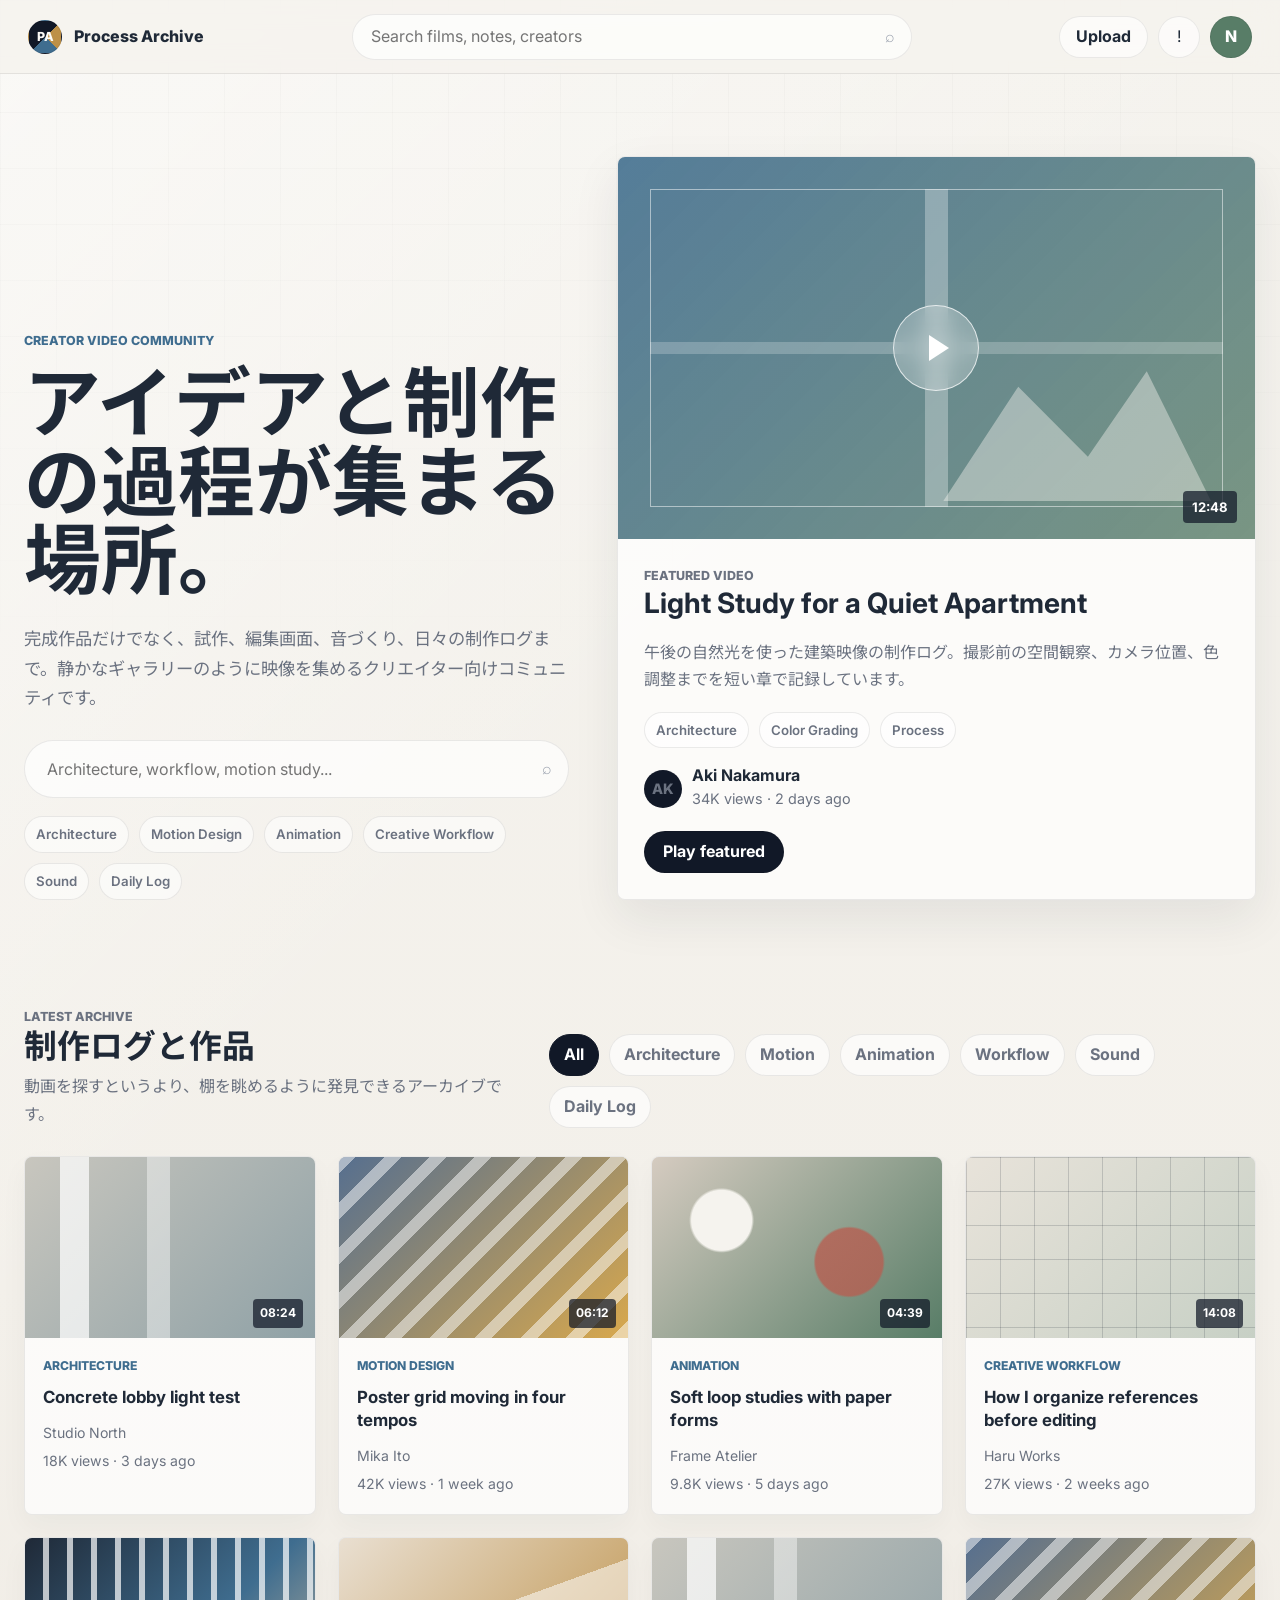
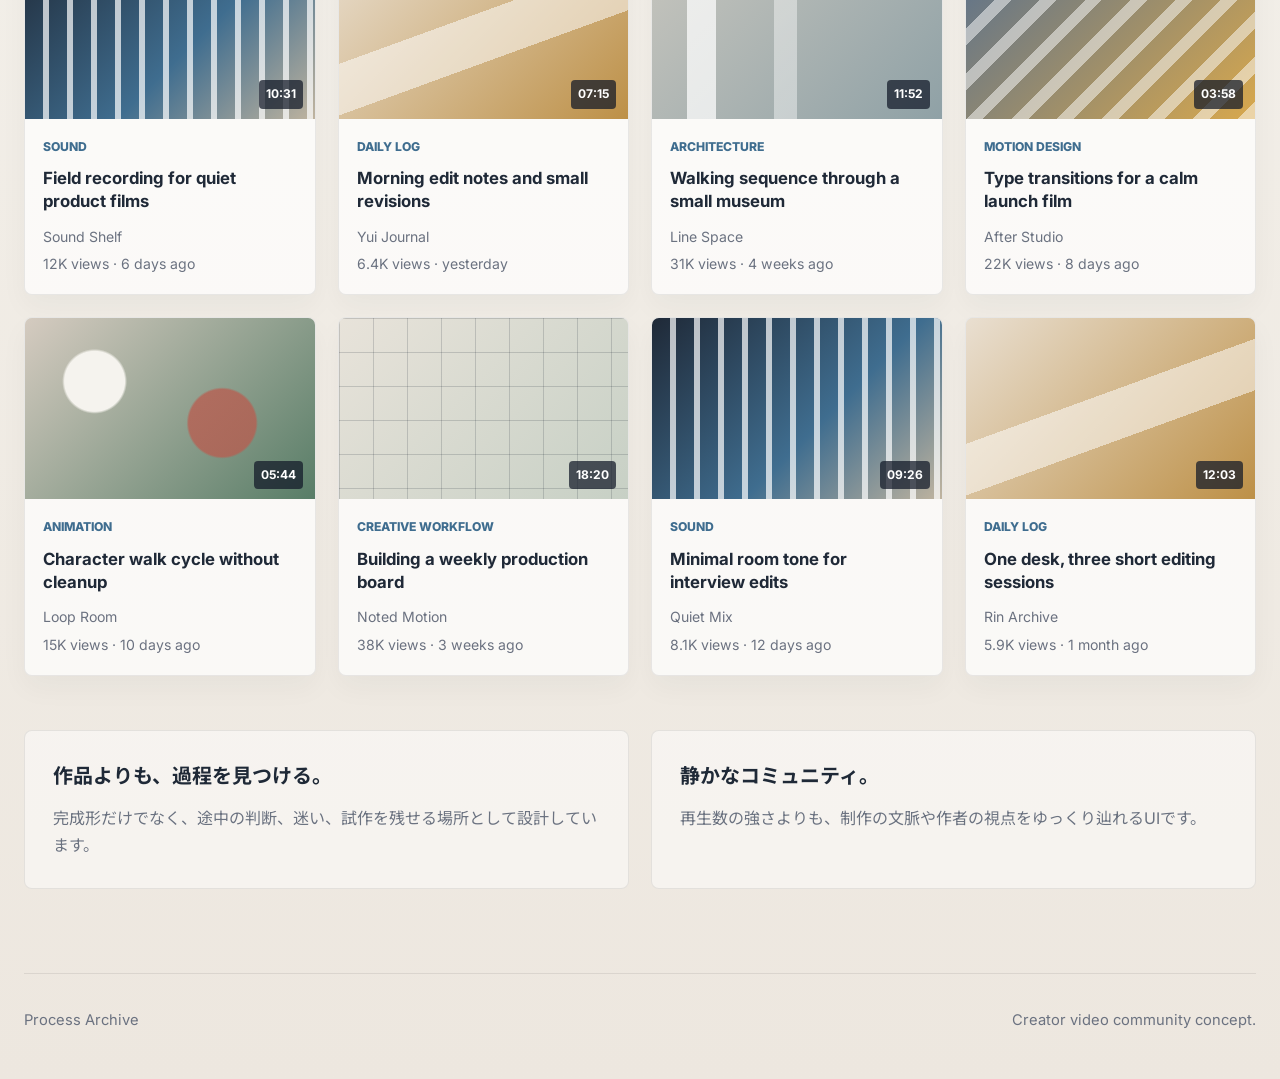
<file: kokuyo-inspired.html>
<!doctype html>
<html lang="ja">
  <head>
    <meta charset="utf-8">
    <meta name="viewport" content="width=device-width, initial-scale=1">
    <title>Process Archive | Creator Video Community</title>
    <link rel="preconnect" href="https://fonts.googleapis.com">
    <link rel="preconnect" href="https://fonts.gstatic.com" crossorigin>
    <link href="https://fonts.googleapis.com/css2?family=Inter:wght@400;500;600;700;800&family=Noto+Sans+JP:wght@400;500;700&display=swap" rel="stylesheet">
    <style>
      :root {
        color-scheme: light;
        --bg: #f5f3ee;
        --bg-mid: #f3f0ea;
        --bg-deep: #ede7df;
        --card: rgba(255, 255, 255, 0.7);
        --card-solid: #fbfaf7;
        --line: rgba(0, 0, 0, 0.08);
        --text: #1f2937;
        --muted: #6b7280;
        --soft: #9ca3af;
        --blue: #3f6d8f;
        --green: #587d67;
        --red: #b95c4f;
        --gold: #bd9047;
        --ink: #111827;
        --shadow: 0 18px 48px rgba(31, 41, 55, 0.08);
        --radius: 8px;
      }

      * {
        box-sizing: border-box;
      }

      html {
        scroll-behavior: smooth;
      }

      body {
        margin: 0;
        min-width: 320px;
        font-family: Inter, "Noto Sans JP", system-ui, -apple-system, BlinkMacSystemFont, "Segoe UI", sans-serif;
        color: var(--text);
        background:
          linear-gradient(135deg, rgba(255, 255, 255, 0.5), transparent 34%),
          linear-gradient(180deg, var(--bg) 0%, var(--bg-mid) 48%, var(--bg-deep) 100%);
        line-height: 1.7;
      }

      body::before {
        position: fixed;
        inset: 0;
        z-index: -1;
        pointer-events: none;
        content: "";
        background-image:
          linear-gradient(rgba(31, 41, 55, 0.035) 1px, transparent 1px),
          linear-gradient(90deg, rgba(31, 41, 55, 0.03) 1px, transparent 1px);
        background-size: 56px 56px;
        mask-image: linear-gradient(180deg, rgba(0, 0, 0, 0.8), transparent 76%);
      }

      a {
        color: inherit;
      }

      button,
      input {
        font: inherit;
      }

      .site-header {
        position: sticky;
        top: 0;
        z-index: 20;
        display: grid;
        grid-template-columns: auto minmax(260px, 560px) auto;
        gap: 20px;
        align-items: center;
        min-height: 74px;
        padding: 12px 28px;
        border-bottom: 1px solid var(--line);
        background: rgba(245, 243, 238, 0.78);
        backdrop-filter: blur(12px);
      }

      .brand {
        display: inline-flex;
        align-items: center;
        gap: 12px;
        font-weight: 800;
        text-decoration: none;
        white-space: nowrap;
      }

      .brand-mark {
        display: grid;
        width: 34px;
        height: 34px;
        place-items: center;
        border: 1px solid var(--line);
        border-radius: 50%;
        color: var(--card-solid);
        background:
          linear-gradient(135deg, var(--ink) 0 50%, transparent 50%),
          linear-gradient(45deg, var(--blue) 0 50%, var(--gold) 50%);
        font-size: 0.78rem;
        font-weight: 800;
      }

      .header-search,
      .hero-search {
        position: relative;
      }

      .header-search input,
      .hero-search input {
        width: 100%;
        min-height: 46px;
        border: 1px solid var(--line);
        border-radius: 999px;
        color: var(--text);
        background: rgba(255, 255, 255, 0.68);
        outline: none;
        transition: border-color 180ms ease, box-shadow 180ms ease, background 180ms ease;
      }

      .header-search input {
        padding: 0 48px 0 18px;
      }

      .hero-search input {
        min-height: 58px;
        padding: 0 58px 0 22px;
        font-size: 1rem;
      }

      .header-search input:focus,
      .hero-search input:focus {
        border-color: rgba(63, 109, 143, 0.45);
        background: rgba(255, 255, 255, 0.86);
        box-shadow: 0 0 0 4px rgba(63, 109, 143, 0.1);
      }

      .search-icon {
        position: absolute;
        top: 50%;
        right: 17px;
        color: var(--soft);
        transform: translateY(-50%);
      }

      .header-actions {
        display: flex;
        align-items: center;
        justify-content: flex-end;
        gap: 10px;
      }

      .icon-button,
      .upload-button,
      .play-button,
      .filter-button {
        border: 1px solid var(--line);
        color: var(--text);
        background: rgba(255, 255, 255, 0.66);
        cursor: pointer;
        transition: transform 180ms ease, box-shadow 180ms ease, background 180ms ease, border-color 180ms ease;
      }

      .icon-button {
        display: grid;
        width: 42px;
        height: 42px;
        place-items: center;
        border-radius: 50%;
      }

      .upload-button,
      .play-button,
      .filter-button {
        min-height: 42px;
        border-radius: 999px;
        font-weight: 700;
      }

      .upload-button {
        padding: 0 16px;
      }

      .profile {
        display: grid;
        width: 42px;
        height: 42px;
        place-items: center;
        border: 1px solid rgba(0, 0, 0, 0.09);
        border-radius: 50%;
        color: #ffffff;
        background: var(--green);
        font-weight: 800;
      }

      .icon-button:hover,
      .upload-button:hover,
      .play-button:hover,
      .filter-button:hover,
      .video-card:hover {
        transform: translateY(-3px);
      }

      .page-shell {
        width: min(1280px, calc(100% - 48px));
        margin: 0 auto;
      }

      .hero {
        display: grid;
        grid-template-columns: minmax(0, 0.92fr) minmax(420px, 1.08fr);
        gap: 48px;
        align-items: end;
        padding: 82px 0 72px;
      }

      .eyebrow {
        margin: 0 0 14px;
        color: var(--blue);
        font-size: 0.78rem;
        font-weight: 800;
        letter-spacing: 0;
        text-transform: uppercase;
      }

      h1,
      h2,
      h3,
      p {
        margin-top: 0;
      }

      h1 {
        max-width: 760px;
        margin-bottom: 24px;
        font-size: 4.8rem;
        line-height: 1.02;
        letter-spacing: 0;
      }

      .lead {
        max-width: 640px;
        margin-bottom: 28px;
        color: var(--muted);
        font-size: 1.08rem;
      }

      .popular-tags {
        display: flex;
        flex-wrap: wrap;
        gap: 10px;
        margin-top: 18px;
      }

      .tag,
      .meta-pill {
        display: inline-flex;
        align-items: center;
        min-height: 32px;
        padding: 6px 11px;
        border: 1px solid var(--line);
        border-radius: 999px;
        color: var(--muted);
        background: rgba(255, 255, 255, 0.54);
        font-size: 0.83rem;
        font-weight: 600;
      }

      .featured-card {
        border: 1px solid var(--line);
        border-radius: var(--radius);
        background: var(--card);
        box-shadow: var(--shadow);
        overflow: hidden;
      }

      .featured-player {
        position: relative;
        display: grid;
        min-height: 382px;
        place-items: center;
        overflow: hidden;
        background:
          linear-gradient(135deg, rgba(63, 109, 143, 0.86), rgba(88, 125, 103, 0.74)),
          #d7dbd3;
      }

      .featured-player::before {
        position: absolute;
        inset: 32px;
        content: "";
        border: 1px solid rgba(255, 255, 255, 0.5);
        background:
          linear-gradient(90deg, transparent 48%, rgba(255, 255, 255, 0.3) 48% 52%, transparent 52%),
          linear-gradient(180deg, transparent 48%, rgba(255, 255, 255, 0.22) 48% 52%, transparent 52%);
      }

      .featured-player::after {
        position: absolute;
        right: 44px;
        bottom: 38px;
        width: 42%;
        height: 34%;
        content: "";
        background: rgba(245, 243, 238, 0.42);
        clip-path: polygon(0 100%, 28% 12%, 54% 66%, 76% 0, 100% 100%);
      }

      .player-ring {
        position: relative;
        z-index: 2;
        display: grid;
        width: 86px;
        height: 86px;
        place-items: center;
        border: 1px solid rgba(255, 255, 255, 0.72);
        border-radius: 50%;
        background: rgba(255, 255, 255, 0.26);
        backdrop-filter: blur(10px);
      }

      .play-shape {
        width: 0;
        height: 0;
        margin-left: 6px;
        border-top: 13px solid transparent;
        border-bottom: 13px solid transparent;
        border-left: 20px solid #ffffff;
      }

      .time-badge {
        position: absolute;
        right: 18px;
        bottom: 16px;
        z-index: 2;
        padding: 5px 9px;
        border-radius: 4px;
        color: #ffffff;
        background: rgba(17, 24, 39, 0.72);
        font-size: 0.82rem;
        font-weight: 700;
      }

      .featured-info {
        display: grid;
        gap: 18px;
        padding: 26px;
      }

      .featured-info h2 {
        margin-bottom: 0;
        font-size: 1.75rem;
        line-height: 1.25;
      }

      .featured-info p {
        margin-bottom: 0;
        color: var(--muted);
      }

      .featured-meta,
      .creator-row {
        display: flex;
        flex-wrap: wrap;
        gap: 10px;
        align-items: center;
      }

      .creator-avatar {
        display: grid;
        width: 38px;
        height: 38px;
        place-items: center;
        border-radius: 50%;
        color: #ffffff;
        background: var(--ink);
        font-size: 0.84rem;
        font-weight: 800;
      }

      .creator-row strong {
        display: block;
        line-height: 1.2;
      }

      .creator-row span {
        color: var(--muted);
        font-size: 0.9rem;
      }

      .play-button {
        width: fit-content;
        padding: 0 18px;
        color: #ffffff;
        background: var(--ink);
      }

      .section {
        padding: 34px 0 84px;
      }

      .section-header {
        display: flex;
        align-items: end;
        justify-content: space-between;
        gap: 24px;
        margin-bottom: 28px;
      }

      .section-header h2 {
        margin-bottom: 8px;
        font-size: 2.05rem;
        line-height: 1.18;
      }

      .section-header p {
        max-width: 620px;
        margin-bottom: 0;
        color: var(--muted);
      }

      .filters {
        display: flex;
        flex-wrap: wrap;
        gap: 10px;
      }

      .filter-button {
        padding: 0 14px;
        color: var(--muted);
      }

      .filter-button.is-active {
        color: #ffffff;
        background: var(--ink);
        border-color: var(--ink);
      }

      .video-grid {
        display: grid;
        grid-template-columns: repeat(4, minmax(0, 1fr));
        gap: 22px;
      }

      .video-card {
        border: 1px solid var(--line);
        border-radius: var(--radius);
        background: var(--card);
        box-shadow: 0 12px 28px rgba(31, 41, 55, 0.04);
        overflow: hidden;
        transition: transform 220ms ease, box-shadow 220ms ease, border-color 220ms ease, opacity 260ms ease;
      }

      .video-card:hover {
        border-color: rgba(31, 41, 55, 0.16);
        box-shadow: 0 20px 46px rgba(31, 41, 55, 0.11);
      }

      .thumbnail {
        position: relative;
        aspect-ratio: 16 / 10;
        overflow: hidden;
        background: #d8d4cc;
      }

      .thumbnail::before {
        position: absolute;
        inset: 0;
        content: "";
        transition: transform 420ms ease;
      }

      .video-card:hover .thumbnail::before {
        transform: scale(1.06);
      }

      .thumb-architecture::before {
        background:
          linear-gradient(90deg, transparent 0 12%, rgba(255, 255, 255, 0.72) 12% 22%, transparent 22% 42%, rgba(255, 255, 255, 0.42) 42% 50%, transparent 50%),
          linear-gradient(135deg, #c8c6be, #8fa1a6);
      }

      .thumb-motion::before {
        background:
          repeating-linear-gradient(135deg, rgba(255, 255, 255, 0.5) 0 12px, transparent 12px 32px),
          linear-gradient(135deg, #566f8f, #d8a84d);
      }

      .thumb-animation::before {
        background:
          radial-gradient(circle at 24% 35%, #f5f3ee 0 12%, transparent 13%),
          radial-gradient(circle at 68% 58%, rgba(185, 92, 79, 0.76) 0 15%, transparent 16%),
          linear-gradient(135deg, #d5cbc0, #587d67);
      }

      .thumb-workflow::before {
        background:
          linear-gradient(90deg, rgba(31, 41, 55, 0.18) 1px, transparent 1px),
          linear-gradient(180deg, rgba(31, 41, 55, 0.18) 1px, transparent 1px),
          linear-gradient(135deg, #e8e3da, #c7d0c5);
        background-size: 34px 34px, 34px 34px, auto;
      }

      .thumb-sound::before {
        background:
          repeating-linear-gradient(90deg, transparent 0 18px, rgba(255, 255, 255, 0.7) 18px 24px),
          linear-gradient(135deg, #1f2937, #3f6d8f 58%, #c0b49f);
      }

      .thumb-daily::before {
        background:
          linear-gradient(160deg, transparent 0 44%, rgba(255, 255, 255, 0.52) 44% 62%, transparent 62%),
          linear-gradient(135deg, #e9dfd1, #bd9047);
      }

      .video-duration {
        position: absolute;
        right: 12px;
        bottom: 10px;
        z-index: 2;
        padding: 4px 7px;
        border-radius: 4px;
        color: #ffffff;
        background: rgba(17, 24, 39, 0.72);
        font-size: 0.75rem;
        font-weight: 700;
      }

      .card-body {
        padding: 18px;
      }

      .category {
        display: block;
        margin-bottom: 10px;
        color: var(--blue);
        font-size: 0.76rem;
        font-weight: 800;
        text-transform: uppercase;
      }

      .video-card h3 {
        margin-bottom: 12px;
        font-size: 1.05rem;
        line-height: 1.35;
      }

      .video-meta {
        display: grid;
        gap: 4px;
        color: var(--muted);
        font-size: 0.88rem;
      }

      .archive-note {
        display: grid;
        grid-template-columns: 1fr 1fr;
        gap: 22px;
        margin-top: 54px;
      }

      .note-card {
        padding: 28px;
        border: 1px solid var(--line);
        border-radius: var(--radius);
        background: rgba(255, 255, 255, 0.48);
      }

      .note-card h3 {
        margin-bottom: 12px;
        font-size: 1.25rem;
      }

      .note-card p {
        margin-bottom: 0;
        color: var(--muted);
      }

      footer {
        display: flex;
        justify-content: space-between;
        gap: 24px;
        width: min(1280px, calc(100% - 48px));
        margin: 0 auto;
        padding: 34px 0 46px;
        border-top: 1px solid var(--line);
        color: var(--muted);
        font-size: 0.92rem;
      }

      .reveal {
        opacity: 0;
        transform: translateY(18px);
        transition: opacity 640ms ease, transform 640ms ease;
      }

      .reveal.is-visible {
        opacity: 1;
        transform: translateY(0);
      }

      .video-card.is-hidden {
        display: none;
      }

      .video-card.is-filtering {
        animation: card-enter 340ms ease both;
      }

      @keyframes card-enter {
        from {
          opacity: 0;
          transform: translateY(14px);
        }
        to {
          opacity: 1;
          transform: translateY(0);
        }
      }

      @media (max-width: 1080px) {
        .site-header {
          grid-template-columns: auto 1fr auto;
        }

        .hero {
          grid-template-columns: 1fr;
          padding-top: 58px;
        }

        h1 {
          font-size: 3.8rem;
        }

        .video-grid {
          grid-template-columns: repeat(2, minmax(0, 1fr));
        }
      }

      @media (max-width: 760px) {
        .site-header {
          grid-template-columns: 1fr auto;
          padding: 10px 18px;
        }

        .header-search {
          grid-column: 1 / -1;
          order: 3;
        }

        .header-actions {
          gap: 8px;
        }

        .upload-button {
          display: none;
        }

        .page-shell,
        footer {
          width: calc(100% - 32px);
        }

        .hero {
          padding: 46px 0 56px;
        }

        h1 {
          font-size: 2.7rem;
        }

        .featured-player {
          min-height: 290px;
        }

        .section-header,
        .archive-note {
          display: grid;
          grid-template-columns: 1fr;
        }

        .video-grid {
          grid-template-columns: 1fr;
        }

        footer {
          display: grid;
        }
      }

      @media (max-width: 460px) {
        .brand span:last-child {
          max-width: 148px;
          overflow: hidden;
          text-overflow: ellipsis;
        }

        h1 {
          font-size: 2.28rem;
        }

        .icon-button {
          width: 38px;
          height: 38px;
        }

        .profile {
          width: 38px;
          height: 38px;
        }
      }

      @media (prefers-reduced-motion: reduce) {
        *,
        *::before,
        *::after {
          scroll-behavior: auto !important;
          animation-duration: 0.001ms !important;
          animation-iteration-count: 1 !important;
          transition-duration: 0.001ms !important;
        }
      }
    </style>
  </head>
  <body>
    <header class="site-header">
      <a class="brand" href="index.html" aria-label="Process Archive home">
        <span class="brand-mark" aria-hidden="true">PA</span>
        <span>Process Archive</span>
      </a>

      <label class="header-search" aria-label="動画を検索">
        <input type="search" placeholder="Search films, notes, creators">
        <span class="search-icon" aria-hidden="true">⌕</span>
      </label>

      <div class="header-actions">
        <button class="upload-button" type="button">Upload</button>
        <button class="icon-button" type="button" aria-label="Notifications">!</button>
        <span class="profile" aria-label="Profile">N</span>
      </div>
    </header>

    <main class="page-shell">
      <section class="hero reveal" aria-labelledby="hero-title">
        <div>
          <p class="eyebrow">Creator video community</p>
          <h1 id="hero-title">アイデアと制作の過程が集まる場所。</h1>
          <p class="lead">
            完成作品だけでなく、試作、編集画面、音づくり、日々の制作ログまで。静かなギャラリーのように映像を集めるクリエイター向けコミュニティです。
          </p>

          <label class="hero-search" aria-label="動画を検索">
            <input type="search" placeholder="Architecture, workflow, motion study...">
            <span class="search-icon" aria-hidden="true">⌕</span>
          </label>

          <div class="popular-tags" aria-label="人気タグ">
            <span class="tag">Architecture</span>
            <span class="tag">Motion Design</span>
            <span class="tag">Animation</span>
            <span class="tag">Creative Workflow</span>
            <span class="tag">Sound</span>
            <span class="tag">Daily Log</span>
          </div>
        </div>

        <article class="featured-card" aria-labelledby="featured-title">
          <div class="featured-player">
            <span class="player-ring" aria-hidden="true"><span class="play-shape"></span></span>
            <span class="time-badge">12:48</span>
          </div>
          <div class="featured-info">
            <div>
              <p class="eyebrow">Featured video</p>
              <h2 id="featured-title">Light Study for a Quiet Apartment</h2>
            </div>
            <p>
              午後の自然光を使った建築映像の制作ログ。撮影前の空間観察、カメラ位置、色調整までを短い章で記録しています。
            </p>
            <div class="featured-meta" aria-label="タグ">
              <span class="meta-pill">Architecture</span>
              <span class="meta-pill">Color Grading</span>
              <span class="meta-pill">Process</span>
            </div>
            <div class="creator-row">
              <span class="creator-avatar">AK</span>
              <div>
                <strong>Aki Nakamura</strong>
                <span>34K views · 2 days ago</span>
              </div>
            </div>
            <button class="play-button" type="button">Play featured</button>
          </div>
        </article>
      </section>

      <section class="section reveal" aria-labelledby="videos-title">
        <div class="section-header">
          <div>
            <p class="eyebrow">Latest archive</p>
            <h2 id="videos-title">制作ログと作品</h2>
            <p>動画を探すというより、棚を眺めるように発見できるアーカイブです。</p>
          </div>
          <div class="filters" aria-label="カテゴリフィルター">
            <button class="filter-button is-active" type="button" data-filter="all">All</button>
            <button class="filter-button" type="button" data-filter="Architecture">Architecture</button>
            <button class="filter-button" type="button" data-filter="Motion Design">Motion</button>
            <button class="filter-button" type="button" data-filter="Animation">Animation</button>
            <button class="filter-button" type="button" data-filter="Creative Workflow">Workflow</button>
            <button class="filter-button" type="button" data-filter="Sound">Sound</button>
            <button class="filter-button" type="button" data-filter="Daily Log">Daily Log</button>
          </div>
        </div>

        <div class="video-grid" id="videoGrid">
          <article class="video-card reveal" data-category="Architecture">
            <div class="thumbnail thumb-architecture">
              <span class="video-duration">08:24</span>
            </div>
            <div class="card-body">
              <span class="category">Architecture</span>
              <h3>Concrete lobby light test</h3>
              <div class="video-meta">
                <span>Studio North</span>
                <span>18K views · 3 days ago</span>
              </div>
            </div>
          </article>

          <article class="video-card reveal" data-category="Motion Design">
            <div class="thumbnail thumb-motion">
              <span class="video-duration">06:12</span>
            </div>
            <div class="card-body">
              <span class="category">Motion Design</span>
              <h3>Poster grid moving in four tempos</h3>
              <div class="video-meta">
                <span>Mika Ito</span>
                <span>42K views · 1 week ago</span>
              </div>
            </div>
          </article>

          <article class="video-card reveal" data-category="Animation">
            <div class="thumbnail thumb-animation">
              <span class="video-duration">04:39</span>
            </div>
            <div class="card-body">
              <span class="category">Animation</span>
              <h3>Soft loop studies with paper forms</h3>
              <div class="video-meta">
                <span>Frame Atelier</span>
                <span>9.8K views · 5 days ago</span>
              </div>
            </div>
          </article>

          <article class="video-card reveal" data-category="Creative Workflow">
            <div class="thumbnail thumb-workflow">
              <span class="video-duration">14:08</span>
            </div>
            <div class="card-body">
              <span class="category">Creative Workflow</span>
              <h3>How I organize references before editing</h3>
              <div class="video-meta">
                <span>Haru Works</span>
                <span>27K views · 2 weeks ago</span>
              </div>
            </div>
          </article>

          <article class="video-card reveal" data-category="Sound">
            <div class="thumbnail thumb-sound">
              <span class="video-duration">10:31</span>
            </div>
            <div class="card-body">
              <span class="category">Sound</span>
              <h3>Field recording for quiet product films</h3>
              <div class="video-meta">
                <span>Sound Shelf</span>
                <span>12K views · 6 days ago</span>
              </div>
            </div>
          </article>

          <article class="video-card reveal" data-category="Daily Log">
            <div class="thumbnail thumb-daily">
              <span class="video-duration">07:15</span>
            </div>
            <div class="card-body">
              <span class="category">Daily Log</span>
              <h3>Morning edit notes and small revisions</h3>
              <div class="video-meta">
                <span>Yui Journal</span>
                <span>6.4K views · yesterday</span>
              </div>
            </div>
          </article>

          <article class="video-card reveal" data-category="Architecture">
            <div class="thumbnail thumb-architecture">
              <span class="video-duration">11:52</span>
            </div>
            <div class="card-body">
              <span class="category">Architecture</span>
              <h3>Walking sequence through a small museum</h3>
              <div class="video-meta">
                <span>Line Space</span>
                <span>31K views · 4 weeks ago</span>
              </div>
            </div>
          </article>

          <article class="video-card reveal" data-category="Motion Design">
            <div class="thumbnail thumb-motion">
              <span class="video-duration">03:58</span>
            </div>
            <div class="card-body">
              <span class="category">Motion Design</span>
              <h3>Type transitions for a calm launch film</h3>
              <div class="video-meta">
                <span>After Studio</span>
                <span>22K views · 8 days ago</span>
              </div>
            </div>
          </article>

          <article class="video-card reveal" data-category="Animation">
            <div class="thumbnail thumb-animation">
              <span class="video-duration">05:44</span>
            </div>
            <div class="card-body">
              <span class="category">Animation</span>
              <h3>Character walk cycle without cleanup</h3>
              <div class="video-meta">
                <span>Loop Room</span>
                <span>15K views · 10 days ago</span>
              </div>
            </div>
          </article>

          <article class="video-card reveal" data-category="Creative Workflow">
            <div class="thumbnail thumb-workflow">
              <span class="video-duration">18:20</span>
            </div>
            <div class="card-body">
              <span class="category">Creative Workflow</span>
              <h3>Building a weekly production board</h3>
              <div class="video-meta">
                <span>Noted Motion</span>
                <span>38K views · 3 weeks ago</span>
              </div>
            </div>
          </article>

          <article class="video-card reveal" data-category="Sound">
            <div class="thumbnail thumb-sound">
              <span class="video-duration">09:26</span>
            </div>
            <div class="card-body">
              <span class="category">Sound</span>
              <h3>Minimal room tone for interview edits</h3>
              <div class="video-meta">
                <span>Quiet Mix</span>
                <span>8.1K views · 12 days ago</span>
              </div>
            </div>
          </article>

          <article class="video-card reveal" data-category="Daily Log">
            <div class="thumbnail thumb-daily">
              <span class="video-duration">12:03</span>
            </div>
            <div class="card-body">
              <span class="category">Daily Log</span>
              <h3>One desk, three short editing sessions</h3>
              <div class="video-meta">
                <span>Rin Archive</span>
                <span>5.9K views · 1 month ago</span>
              </div>
            </div>
          </article>
        </div>

        <div class="archive-note reveal">
          <article class="note-card">
            <h3>作品よりも、過程を見つける。</h3>
            <p>完成形だけでなく、途中の判断、迷い、試作を残せる場所として設計しています。</p>
          </article>
          <article class="note-card">
            <h3>静かなコミュニティ。</h3>
            <p>再生数の強さよりも、制作の文脈や作者の視点をゆっくり辿れるUIです。</p>
          </article>
        </div>
      </section>
    </main>

    <footer>
      <span>Process Archive</span>
      <span>Creator video community concept.</span>
    </footer>

    <script>
      const revealItems = document.querySelectorAll(".reveal");
      const filterButtons = document.querySelectorAll("[data-filter]");
      const videoCards = document.querySelectorAll(".video-card");

      const revealObserver = new IntersectionObserver((entries) => {
        entries.forEach((entry) => {
          if (entry.isIntersecting) {
            entry.target.classList.add("is-visible");
            revealObserver.unobserve(entry.target);
          }
        });
      }, {
        threshold: 0.12
      });

      revealItems.forEach((item, index) => {
        item.style.transitionDelay = `${Math.min(index * 45, 240)}ms`;
        revealObserver.observe(item);
      });

      filterButtons.forEach((button) => {
        button.addEventListener("click", () => {
          const filter = button.dataset.filter;

          filterButtons.forEach((item) => item.classList.remove("is-active"));
          button.classList.add("is-active");

          videoCards.forEach((card, index) => {
            const isMatch = filter === "all" || card.dataset.category === filter;
            card.classList.toggle("is-hidden", !isMatch);
            card.classList.remove("is-filtering");

            if (isMatch) {
              card.style.animationDelay = `${Math.min(index * 35, 220)}ms`;
              requestAnimationFrame(() => card.classList.add("is-filtering"));
            }
          });
        });
      });
    </script>
  </body>
</html>
</file>
